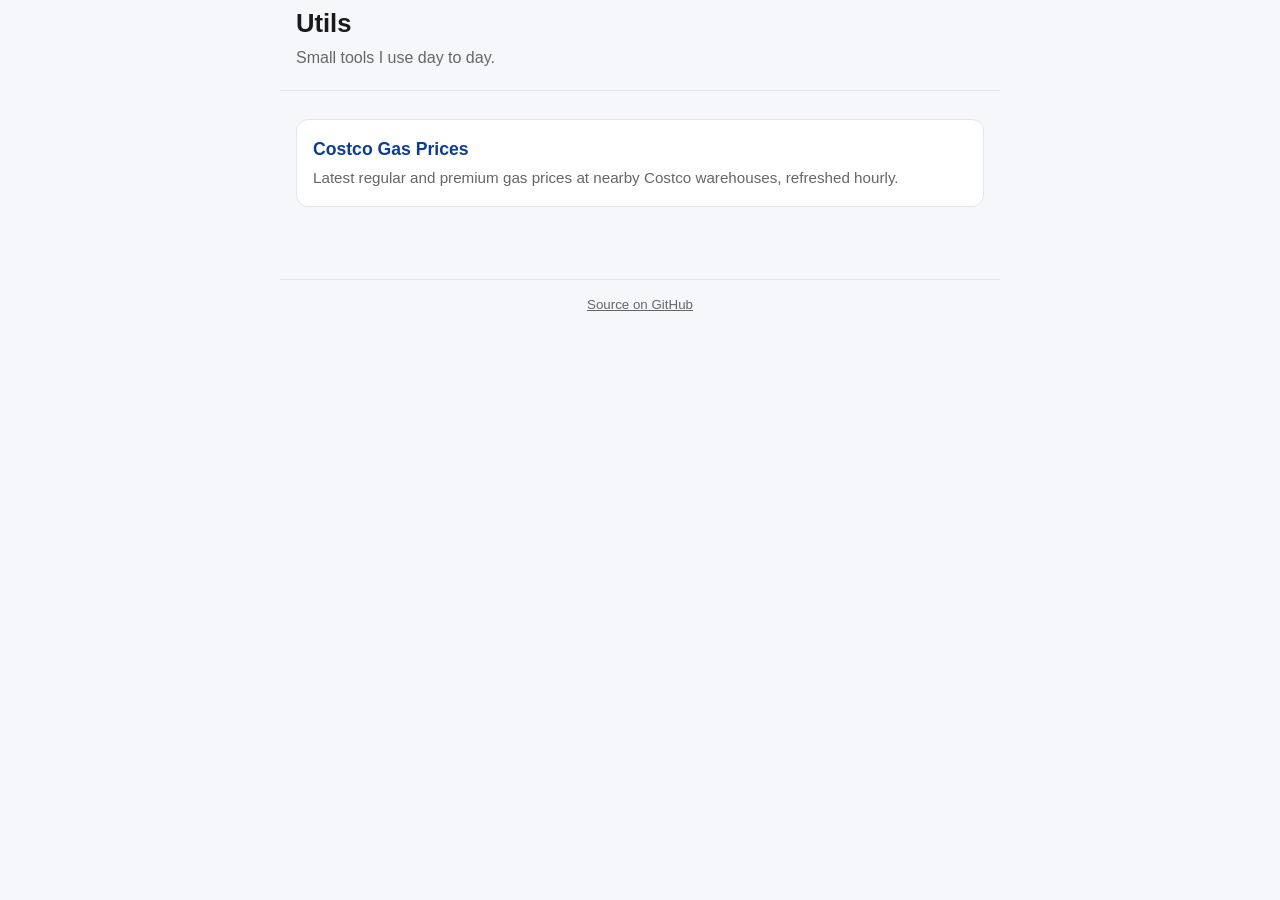
<file: site/index.html>
<!DOCTYPE html>
<html lang="en">
<head>
<meta charset="UTF-8" />
<meta name="viewport" content="width=device-width, initial-scale=1, viewport-fit=cover" />
<meta name="theme-color" content="#0b3d91" />
<title>Utils</title>
<link rel="stylesheet" href="style.css" />
</head>
<body>
<header>
  <h1>Utils</h1>
  <p class="tagline">Small tools I use day to day.</p>
</header>

<main>
  <ul class="tools">
    <li class="tool">
      <a href="costco-gas/">
        <h2>Costco Gas Prices</h2>
        <p>Latest regular and premium gas prices at nearby Costco warehouses, refreshed hourly.</p>
      </a>
    </li>
  </ul>
</main>

<footer>
  <small>
    <a href="https://github.com/rajeshkr2016/utils">Source on GitHub</a>
  </small>
</footer>
</body>
</html>
</file>
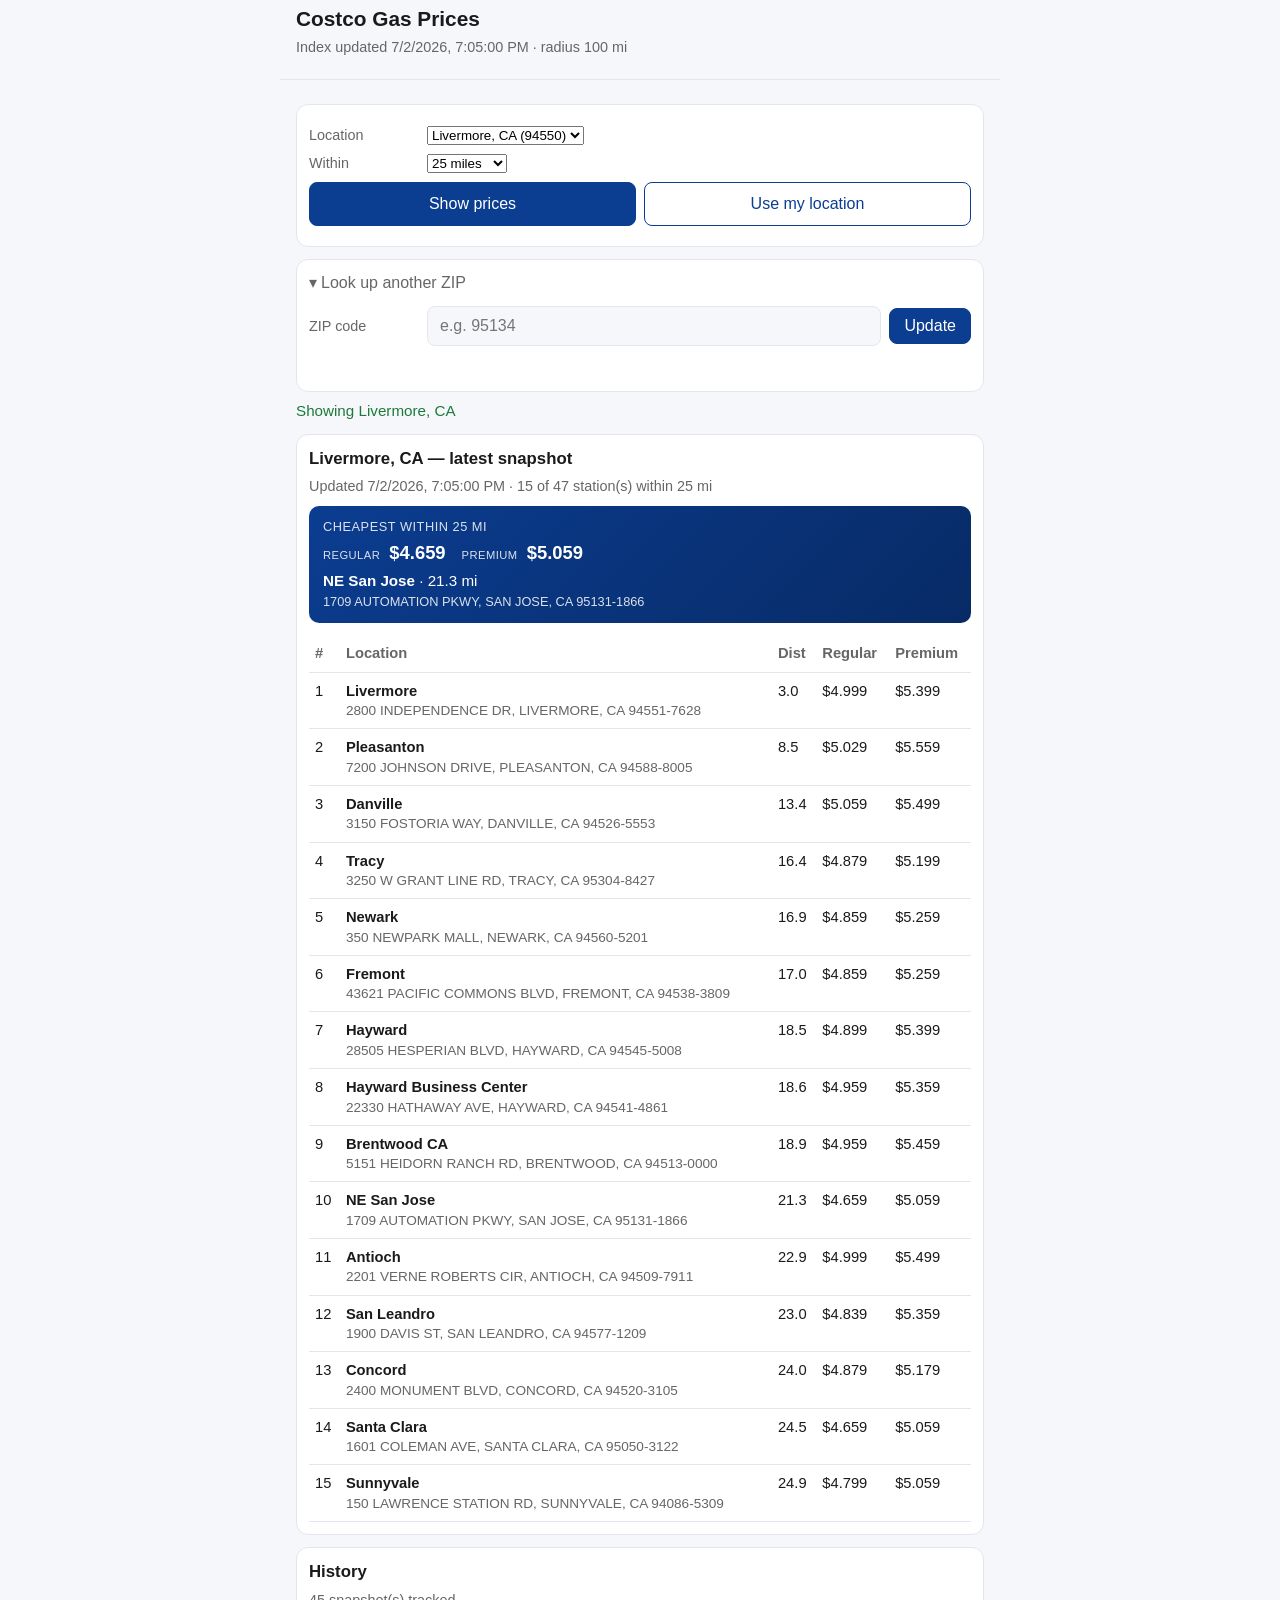
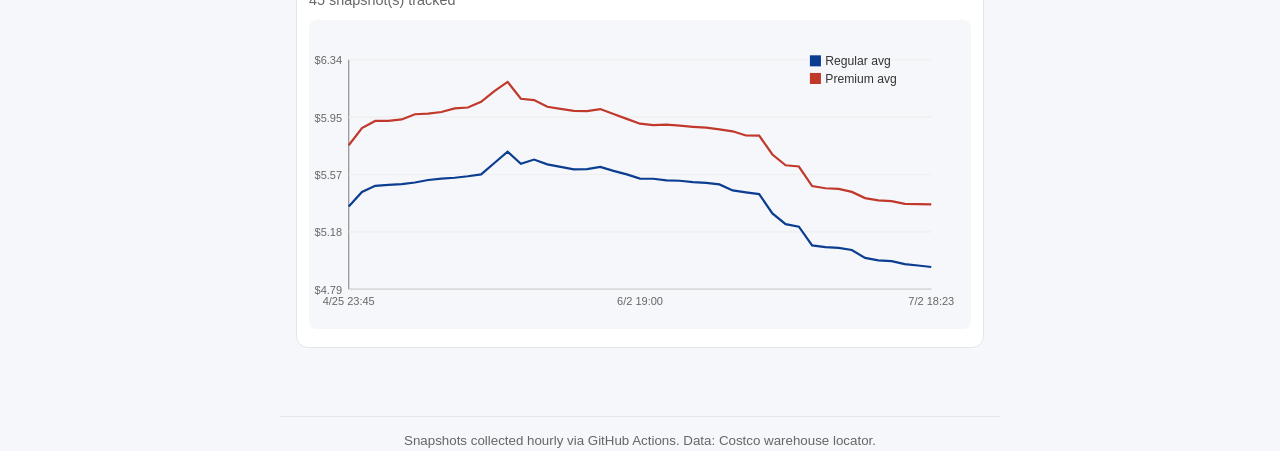
<file: costco_gas/pwa/index.html>
<!DOCTYPE html>
<html lang="en">
<head>
<meta charset="UTF-8" />
<meta name="viewport" content="width=device-width, initial-scale=1, viewport-fit=cover" />
<meta name="theme-color" content="#0b3d91" />
<title>Costco Gas Prices</title>

<link rel="manifest" href="manifest.webmanifest" />
<link rel="icon" type="image/svg+xml" href="icon.svg" />
<link rel="apple-touch-icon" href="icon.svg" />
<meta name="apple-mobile-web-app-capable" content="yes" />
<meta name="apple-mobile-web-app-status-bar-style" content="black-translucent" />
<meta name="apple-mobile-web-app-title" content="Costco Gas" />

<link rel="stylesheet" href="style.css" />
</head>
<body>
<header>
  <h1>Costco Gas Prices</h1>
  <p id="data-meta" class="meta"></p>
</header>

<main>
  <form id="search-form" autocomplete="off">
    <div class="row">
      <label for="zip">Location</label>
      <select id="zip" name="zip" required disabled>
        <option value="">Loading…</option>
      </select>
    </div>
    <div class="row">
      <label for="radius">Within</label>
      <select id="radius" name="radius">
        <option value="5">5 miles</option>
        <option value="10">10 miles</option>
        <option value="25" selected>25 miles</option>
        <option value="50">50 miles</option>
        <option value="75">75 miles</option>
        <option value="100">100 miles</option>
      </select>
    </div>
    <div class="row buttons">
      <button type="submit" id="fetch-btn" disabled>Show prices</button>
      <button type="button" id="locate-btn" disabled title="Pick the nearest tracked location">Use my location</button>
    </div>
  </form>

  <details id="lookup-section" class="lookup" open>
    <summary>Look up another ZIP</summary>
    <div class="row">
      <label for="zip-entry">ZIP code</label>
      <input id="zip-entry" type="text" inputmode="numeric" pattern="\d{5}" maxlength="5" placeholder="e.g. 95134" />
      <button type="button" id="zip-update">Update</button>
    </div>
    <p id="lookup-status" class="status" role="status" aria-live="polite"></p>
    <pre id="lookup-snippet" hidden></pre>
  </details>

  <p id="status" class="status" role="status" aria-live="polite"></p>

  <section id="results" hidden>
    <h2 id="results-title">Latest snapshot</h2>
    <p id="snapshot-meta" class="meta"></p>
    <div id="cheapest" class="cheapest" hidden></div>
    <div class="table-wrap">
      <table id="results-table">
        <thead>
          <tr><th>#</th><th>Location</th><th>Dist</th><th>Regular</th><th>Premium</th></tr>
        </thead>
        <tbody></tbody>
      </table>
    </div>
  </section>

  <section id="history-section" hidden>
    <h2>History</h2>
    <p class="meta"><span id="history-count">0</span> snapshot(s) tracked</p>
    <div class="chart-wrap">
      <svg id="history-chart" viewBox="0 0 600 280" preserveAspectRatio="xMidYMid meet" aria-label="Average price history"></svg>
    </div>
  </section>
</main>

<footer>
  <small>Snapshots collected hourly via GitHub Actions. Data: Costco warehouse locator.</small>
</footer>

<script src="app.js"></script>
</body>
</html>
</file>
<file: site/style.css>
:root {
  --bg: #f6f7fb;
  --fg: #1a1a1a;
  --muted: #666;
  --accent: #0b3d91;
  --card: #fff;
  --border: #e3e6ec;
}

@media (prefers-color-scheme: dark) {
  :root {
    --bg: #14151a;
    --fg: #e6e6e6;
    --muted: #9aa0a6;
    --accent: #6a9bff;
    --card: #1d1f26;
    --border: #2a2d35;
  }
}

* { box-sizing: border-box; }

html, body {
  margin: 0;
  padding: 0;
  background: var(--bg);
  color: var(--fg);
  font: 16px/1.5 -apple-system, BlinkMacSystemFont, "Segoe UI", Roboto, Helvetica, Arial, sans-serif;
}

header, main, footer {
  max-width: 720px;
  margin: 0 auto;
  padding: 12px 16px;
}

header {
  padding-top: env(safe-area-inset-top, 12px);
  border-bottom: 1px solid var(--border);
}

header h1 {
  margin: 4px 0;
  font-size: 1.6rem;
}

.tagline {
  margin: 0 0 8px;
  color: var(--muted);
}

main { padding-bottom: 32px; }

.tools {
  list-style: none;
  padding: 0;
  margin: 16px 0;
  display: grid;
  gap: 12px;
}

.tool a {
  display: block;
  background: var(--card);
  border: 1px solid var(--border);
  border-radius: 12px;
  padding: 16px;
  text-decoration: none;
  color: inherit;
  transition: border-color 0.15s, transform 0.05s;
}

.tool a:hover, .tool a:focus {
  border-color: var(--accent);
  outline: none;
}

.tool a:active { transform: scale(0.99); }

.tool h2 {
  margin: 0 0 4px;
  font-size: 1.1rem;
  color: var(--accent);
}

.tool p {
  margin: 0;
  color: var(--muted);
  font-size: 0.95rem;
}

footer {
  color: var(--muted);
  text-align: center;
  border-top: 1px solid var(--border);
  margin-top: 24px;
  padding-bottom: env(safe-area-inset-bottom, 12px);
}

footer a { color: var(--muted); }
</file>
<file: costco_gas/pwa/style.css>
:root {
  --bg: #f6f7fb;
  --fg: #1a1a1a;
  --muted: #666;
  --accent: #0b3d91;
  --accent-fg: #fff;
  --ok: #1d7a3a;
  --err: #b00020;
  --card: #fff;
  --border: #e3e6ec;
}

@media (prefers-color-scheme: dark) {
  :root {
    --bg: #14151a;
    --fg: #e6e6e6;
    --muted: #9aa0a6;
    --accent: #6a9bff;
    --accent-fg: #0a0d12;
    --card: #1d1f26;
    --border: #2a2d35;
  }
}

* { box-sizing: border-box; }

html, body {
  margin: 0;
  padding: 0;
  background: var(--bg);
  color: var(--fg);
  font: 16px/1.4 -apple-system, BlinkMacSystemFont, "Segoe UI", Roboto, Helvetica, Arial, sans-serif;
}

header, main, footer {
  max-width: 720px;
  margin: 0 auto;
  padding: 12px 16px;
}

header {
  border-bottom: 1px solid var(--border);
  padding-top: env(safe-area-inset-top, 12px);
}

header h1 {
  margin: 4px 0;
  font-size: 1.3rem;
}

main { padding-bottom: 32px; }

form {
  background: var(--card);
  border: 1px solid var(--border);
  border-radius: 12px;
  padding: 12px;
  margin: 12px 0;
}

.row {
  display: flex;
  align-items: center;
  gap: 8px;
  margin: 8px 0;
}

.row label {
  flex: 0 0 110px;
  color: var(--muted);
  font-size: 0.9rem;
}

.row input {
  flex: 1;
  padding: 10px 12px;
  border: 1px solid var(--border);
  border-radius: 8px;
  background: var(--bg);
  color: var(--fg);
  font-size: 1rem;
  min-width: 0;
}

.row.buttons {
  flex-wrap: wrap;
  gap: 8px;
}

button {
  flex: 1;
  min-width: 140px;
  padding: 12px 16px;
  border: 1px solid var(--accent);
  background: var(--accent);
  color: var(--accent-fg);
  font-size: 1rem;
  border-radius: 8px;
  cursor: pointer;
}

button:disabled {
  opacity: 0.6;
  cursor: progress;
}

#locate-btn {
  background: transparent;
  color: var(--accent);
}

.status {
  min-height: 1.4em;
  margin: 4px 0 8px;
  color: var(--muted);
  font-size: 0.95rem;
}
.status.ok { color: var(--ok); }
.status.err { color: var(--err); }

section {
  background: var(--card);
  border: 1px solid var(--border);
  border-radius: 12px;
  padding: 12px;
  margin: 12px 0;
}

section h2 {
  margin: 0 0 6px;
  font-size: 1.05rem;
}

.meta {
  margin: 0 0 10px;
  color: var(--muted);
  font-size: 0.9rem;
}

.lookup {
  background: var(--card);
  border: 1px solid var(--border);
  border-radius: 12px;
  padding: 8px 12px;
  margin: 8px 0;
}

.lookup summary {
  cursor: pointer;
  color: var(--muted);
  padding: 4px 0;
  list-style: none;
}

.lookup summary::-webkit-details-marker { display: none; }

.lookup summary::before {
  content: "▸ ";
  display: inline-block;
  margin-right: 4px;
}

.lookup[open] summary::before {
  content: "▾ ";
}

.lookup #zip-update {
  flex: 0 0 auto;
  min-width: 0;
  padding: 8px 14px;
}

.lookup pre {
  background: var(--bg);
  border: 1px solid var(--border);
  border-radius: 8px;
  padding: 10px;
  font-size: 0.85rem;
  overflow-x: auto;
  margin: 8px 0 4px;
  white-space: pre;
}

.lookup code {
  background: var(--bg);
  padding: 1px 4px;
  border-radius: 4px;
  font-size: 0.9em;
}

.cheapest {
  display: grid;
  gap: 8px;
  margin: 8px 0 12px;
}

.cheapest-card {
  background: linear-gradient(135deg, var(--accent), color-mix(in srgb, var(--accent) 70%, #000));
  color: var(--accent-fg);
  border-radius: 10px;
  padding: 12px 14px;
}

.cheapest-label {
  font-size: 0.8rem;
  opacity: 0.85;
  text-transform: uppercase;
  letter-spacing: 0.04em;
}

.cheapest-price {
  font-size: 1.7rem;
  font-weight: 700;
  margin: 2px 0 4px;
  font-variant-numeric: tabular-nums;
}

.cheapest-prices {
  display: flex;
  gap: 16px;
  margin: 4px 0;
  font-size: 1.15rem;
  font-weight: 700;
  font-variant-numeric: tabular-nums;
  flex-wrap: wrap;
}

.cheapest-prices em {
  font-style: normal;
  font-size: 0.7rem;
  font-weight: 500;
  opacity: 0.85;
  text-transform: uppercase;
  letter-spacing: 0.04em;
  margin-right: 4px;
}

.cheapest-where {
  font-size: 0.95rem;
  margin-top: 4px;
}

.cheapest-addr {
  font-size: 0.8rem;
  opacity: 0.85;
  margin-top: 2px;
}

.table-wrap {
  overflow-x: auto;
  -webkit-overflow-scrolling: touch;
}

table {
  width: 100%;
  border-collapse: collapse;
  font-size: 0.92rem;
}

th, td {
  text-align: left;
  padding: 8px 6px;
  border-bottom: 1px solid var(--border);
  vertical-align: top;
}

th { font-weight: 600; color: var(--muted); }

td .name { font-weight: 600; }
td .addr { color: var(--muted); font-size: 0.85rem; }

.chart-wrap {
  width: 100%;
  overflow-x: auto;
}

#history-chart {
  width: 100%;
  height: auto;
  background: var(--bg);
  border-radius: 8px;
}

footer {
  color: var(--muted);
  text-align: center;
  border-top: 1px solid var(--border);
  margin-top: 24px;
  padding-bottom: env(safe-area-inset-bottom, 12px);
}

@media (max-width: 480px) {
  .row { flex-direction: column; align-items: stretch; }
  .row label { flex: none; }
  button { width: 100%; }
}
</file>
